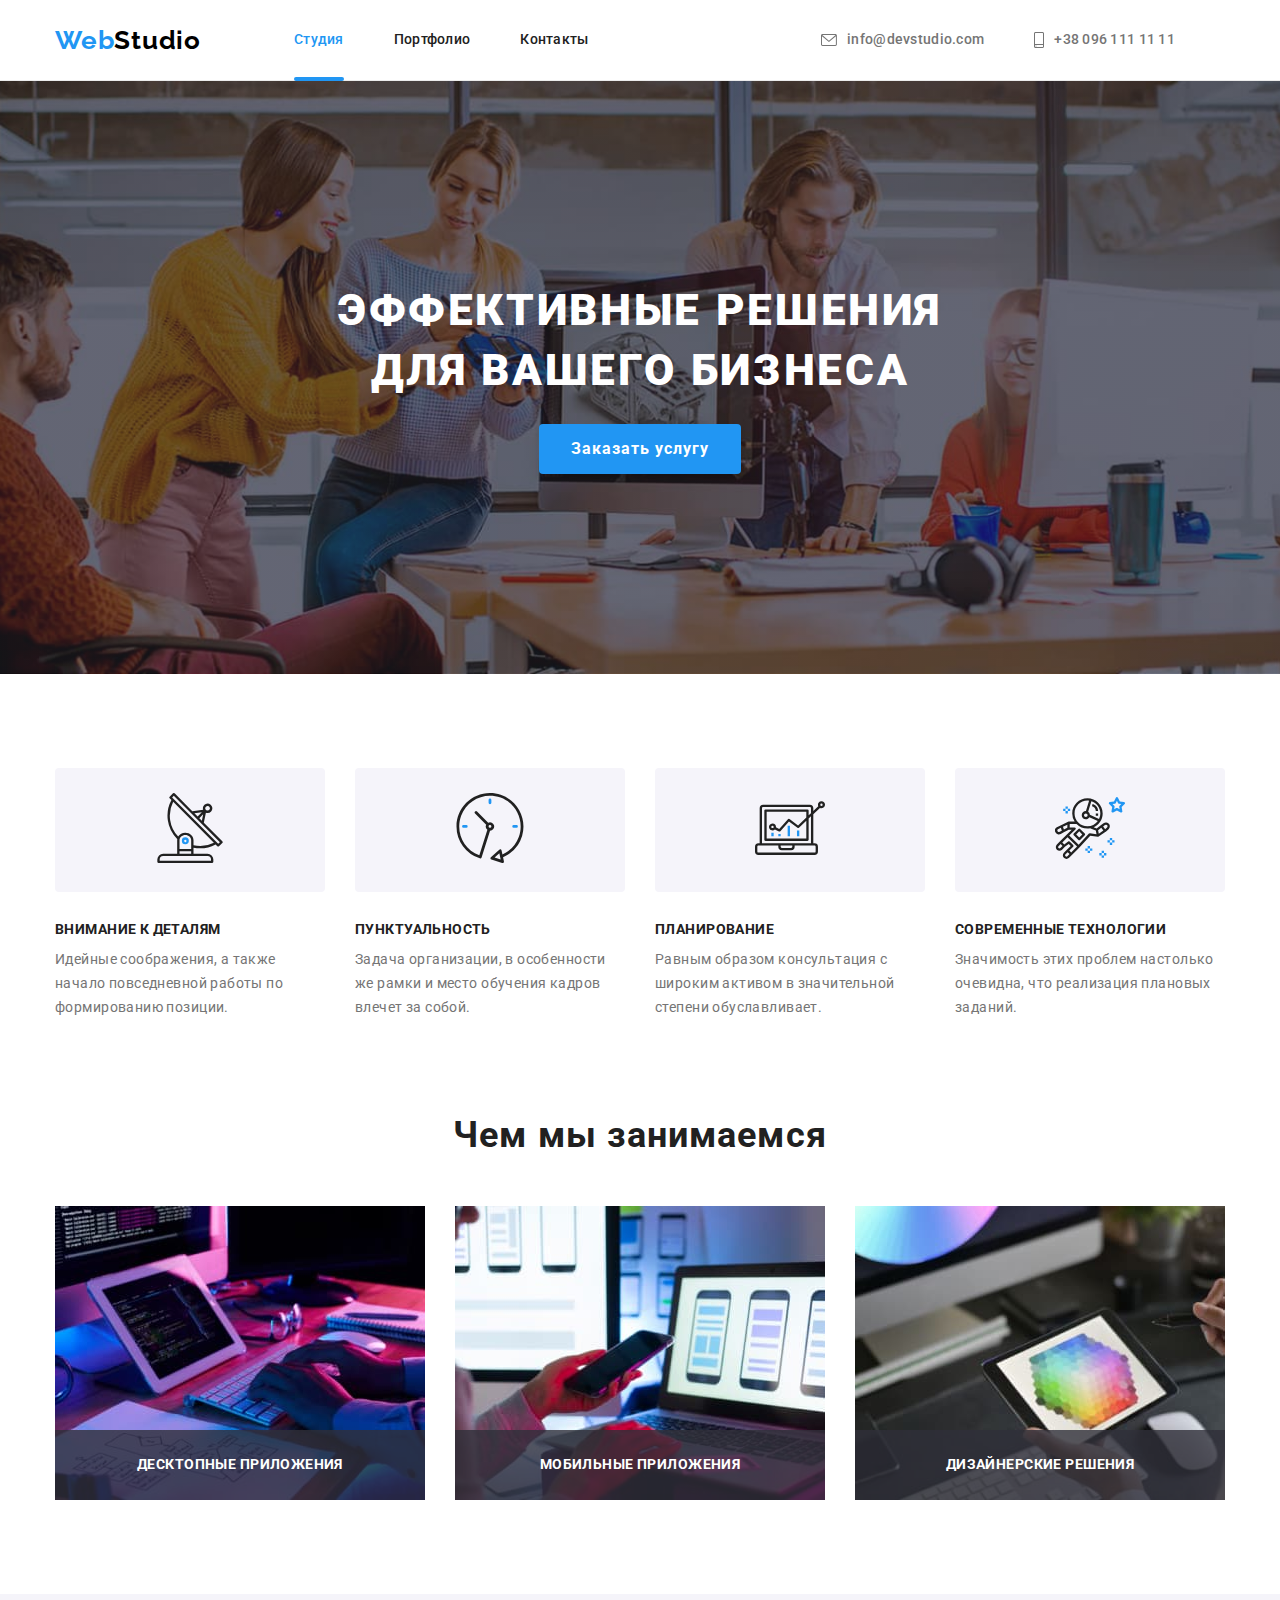
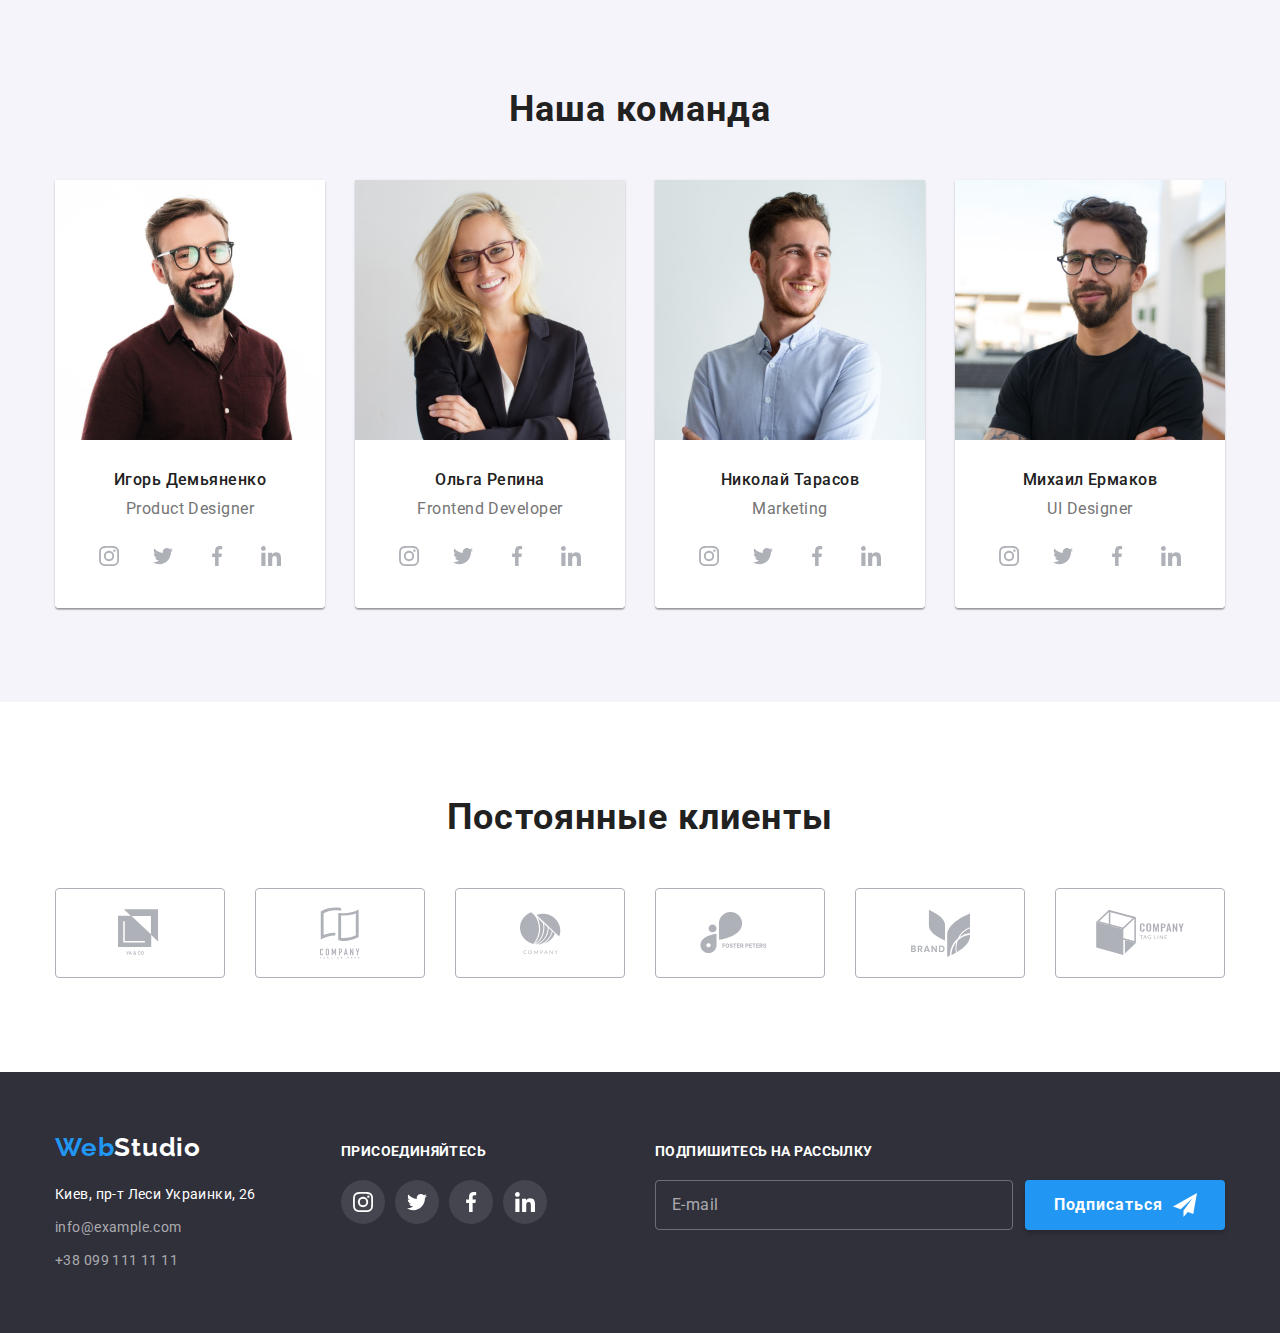
<file: index.html>
<!DOCTYPE html>
<html lang="ru">
  <head>
    <meta charset="UTF-8" />
    <meta name="viewport" content="width=device-width, initial-scale=1.0" />
    <title lang="en">Studio</title>
    <link rel="preconnect" href="https://fonts.gstatic.com" />
    <link
      href="https://fonts.googleapis.com/css2?family=Raleway:wght@700&family=Roboto:wght@400;500;700;900&display=swap"
      rel="stylesheet"
    />
    <link
      rel="stylesheet"
      href="https://cdnjs.cloudflare.com/ajax/libs/modern-normalize/1.0.0/modern-normalize.min.css"
    />
    <link rel="stylesheet" href="./css/styles.css" />
  </head>

  <body>
    <!-- Шапка страницы-->
    <header class="header">
      <div class="container">
        <nav class="site-nav">
          <a href="./index.html" class="logo" lang="en"
            >Web<span class="logo-text">Studio</span></a
          >
          <ul class="site-nav list">
            <li class="site-nav-list-item">
              <a href="./index.html" class="current link">Студия</a>
            </li>
            <li class="site-nav-list-item">
              <a href="./portfolio.html" class="link">Портфолио</a>
            </li>
            <li class="site-nav-list-item">
              <a href="" class="link">Контакты</a>
            </li>
          </ul>
        </nav>
        <address class="header-address">
          <ul class="header-address list">
            <li class="header-address-list-item">
              <a href="mailto:info@devstudio.com" class="link">
                <svg class="mail-icon" width="16" height="12">
                  <use href="./images/icons/sprite.svg#icon-mail"></use>
                </svg>
                info@devstudio.com</a
              >
            </li>
            <li class="header-address-list-item">
              <a href="tel:+380961111111" class="link">
                <svg class="phone-icon" width="10" height="16">
                  <use href="./images/icons/sprite.svg#icon-smartphone"></use>
                </svg>
                +38 096 111 11 11</a
              >
            </li>
          </ul>
        </address>
      </div>
    </header>

    <main>
      <!--Герой-->
      <section class="hero">
        <div class="container">
          <h1 class="visually-hidden">Промо сайта</h1>
          <p class="hero-text">Эффективные решения для вашего бизнеса</p>
          <button class="button primary" type="button" data-modal-open>
            Заказать услугу
          </button>
        </div>
      </section>

      <!--Особенности-->
      <section class="features section">
        <!--<h2>Особенности</h2>-->
        <div class="container">
          <h2 class="visually-hidden">Особенности</h2>
          <ul class="features-list list">
            <li class="feature-list-item">
              <div class="features-icon">
                <svg class="antenna" width="70" height="70">
                  <use href="./images/icons/sprite.svg#icon-antenna"></use>
                </svg>
              </div>
              <h3 class="features-title">Внимание к деталям</h3>
              <p class="features-description">
                Идейные соображения, а также начало повседневной работы по
                формированию позиции.
              </p>
            </li>
            <li class="feature-list-item">
              <div class="features-icon">
                <svg class="clock" width="70" height="70">
                  <use href="./images/icons/sprite.svg#icon-clock"></use>
                </svg>
              </div>
              <h3 class="features-title">Пунктуальность</h3>
              <p class="features-description">
                Задача организации, в особенности же рамки и место обучения
                кадров влечет за собой.
              </p>
            </li>
            <li class="feature-list-item">
              <div class="features-icon">
                <svg class="diagram" width="70" height="70">
                  <use href="./images/icons/sprite.svg#icon-diagram"></use>
                </svg>
              </div>
              <h3 class="features-title">Планирование</h3>
              <p class="features-description">
                Равным образом консультация с широким активом в значительной
                степени обуславливает.
              </p>
            </li>
            <li class="feature-list-item">
              <div class="features-icon">
                <svg class="astronaut" width="70" height="70">
                  <use href="./images/icons/sprite.svg#icon-astronaut"></use>
                </svg>
              </div>
              <h3 class="features-title">Современные технологии</h3>
              <p class="features-description">
                Значимость этих проблем настолько очевидна, что реализация
                плановых заданий.
              </p>
            </li>
          </ul>
        </div>
      </section>

      <!--Чем мы занимаемся-->
      <section class="apps-development section">
        <div class="container">
          <h2 class="section-title">Чем мы занимаемся</h2>
          <ul class="apps-development-list list">
            <li class="apps-development-item">
              <img
                src="./images/about/image1.jpg"
                alt="Разработка десктопных приложений"
                width="370"
                height="294"
              />
              <p class="apps-development-desc">Десктопные приложения</p>
            </li>
            <li class="apps-development-item">
              <img
                src="./images/about/image2.jpg"
                alt="Разработка приложений для мобильных телефонов"
                width="370"
                height="294"
              />
              <p class="apps-development-desc">Мобильные приложения</p>
            </li>
            <li class="apps-development-item">
              <img
                src="./images/about/image3.jpg"
                alt="Разработка приложений для планшетов"
                width="370"
                height="294"
              />
              <p class="apps-development-desc">Дизайнерские решения</p>
            </li>
          </ul>
        </div>
      </section>

      <!--Наша команда-->
      <section class="team section">
        <div class="container">
          <h2 class="section-title">Наша команда</h2>
          <ul class="team-list list">
            <li class="team-list-item">
              <img
                src="./images/team/photo1.jpg"
                alt="Бородатый шатен в очках в коричневой рубашке улыбается"
                width="270"
                height="260"
              />
              <div class="team-list-content-wrapper">
                <h3 class="employee-name">Игорь Демьяненко</h3>
                <p class="position" lang="en">Product Designer</p>
                <ul class="social-links list">
                  <li class="social-links-list-item">
                    <a href="" class="social-links-link">
                      <svg class="social-links-icon">
                        <use
                          href="./images/icons/sprite.svg#icon-instagram"
                        ></use>
                      </svg>
                    </a>
                  </li>
                  <li class="social-links-list-item">
                    <a href="" class="social-links-link">
                      <svg class="social-links-icon">
                        <use
                          href="./images/icons/sprite.svg#icon-twitter"
                        ></use>
                      </svg>
                    </a>
                  </li>
                  <li class="social-links-list-item">
                    <a href="" class="social-links-link">
                      <svg class="social-links-icon">
                        <use
                          href="./images/icons/sprite.svg#icon-facebook"
                        ></use>
                      </svg>
                    </a>
                  </li>
                  <li class="social-links-list-item">
                    <a href="" class="social-links-link">
                      <svg class="social-links-icon">
                        <use
                          href="./images/icons/sprite.svg#icon-linkedin"
                        ></use>
                      </svg>
                    </a>
                  </li>
                </ul>
              </div>
            </li>
            <li class="team-list-item">
              <img
                src="./images/team/photo2.jpg"
                alt="Блондинка с длинными волосами в очках в черном пиджаке улыбается"
                width="270"
                height="260"
              />
              <div class="team-list-content-wrapper">
                <h3 class="employee-name">Ольга Репина</h3>
                <p class="position" lang="en">Frontend Developer</p>
                <ul class="social-links list">
                  <li class="social-links-list-item">
                    <a href="" class="social-links-link">
                      <svg class="social-links-icon">
                        <use
                          href="./images/icons/sprite.svg#icon-instagram"
                        ></use>
                      </svg>
                    </a>
                  </li>
                  <li class="social-links-list-item">
                    <a href="" class="social-links-link">
                      <svg class="social-links-icon">
                        <use
                          href="./images/icons/sprite.svg#icon-twitter"
                        ></use>
                      </svg>
                    </a>
                  </li>
                  <li class="social-links-list-item">
                    <a href="" class="social-links-link">
                      <svg class="social-links-icon">
                        <use
                          href="./images/icons/sprite.svg#icon-facebook"
                        ></use>
                      </svg>
                    </a>
                  </li>
                  <li class="social-links-list-item">
                    <a href="" class="social-links-link">
                      <svg class="social-links-icon">
                        <use
                          href="./images/icons/sprite.svg#icon-linkedin"
                        ></use>
                      </svg>
                    </a>
                  </li>
                </ul>
              </div>
            </li>
            <li class="team-list-item">
              <img
                src="./images/team/photo3.jpg"
                alt="Русый мужчина в голубой рубашке улыбается"
                width="270"
                height="260"
              />
              <div class="team-list-content-wrapper">
                <h3 class="employee-name">Николай Тарасов</h3>
                <p class="position" lang="en">Marketing</p>
                <ul class="social-links list">
                  <li class="social-links-list-item">
                    <a href="" class="social-links-link">
                      <svg class="social-links-icon">
                        <use
                          href="./images/icons/sprite.svg#icon-instagram"
                        ></use>
                      </svg>
                    </a>
                  </li>
                  <li class="social-links-list-item">
                    <a href="" class="social-links-link">
                      <svg class="social-links-icon">
                        <use
                          href="./images/icons/sprite.svg#icon-twitter"
                        ></use>
                      </svg>
                    </a>
                  </li>
                  <li class="social-links-list-item">
                    <a href="" class="social-links-link">
                      <svg class="social-links-icon">
                        <use
                          href="./images/icons/sprite.svg#icon-facebook"
                        ></use>
                      </svg>
                    </a>
                  </li>
                  <li class="social-links-list-item">
                    <a href="" class="social-links-link">
                      <svg class="social-links-icon">
                        <use
                          href="./images/icons/sprite.svg#icon-linkedin"
                        ></use>
                      </svg>
                    </a>
                  </li>
                </ul>
              </div>
            </li>
            <li class="team-list-item">
              <img
                src="./images/team/photo4.jpg"
                alt="Бородатый брюнет в очках в черной футболке улыбается"
                width="270"
                height="260"
              />
              <div class="team-list-content-wrapper">
                <h3 class="employee-name">Михаил Ермаков</h3>
                <p class="position" lang="en">UI Designer</p>
                <ul class="social-links list">
                  <li class="social-links-list-item">
                    <a href="" class="social-links-link">
                      <svg class="social-links-icon">
                        <use
                          href="./images/icons/sprite.svg#icon-instagram"
                        ></use>
                      </svg>
                    </a>
                  </li>
                  <li class="social-links-list-item">
                    <a href="" class="social-links-link">
                      <svg class="social-links-icon">
                        <use
                          href="./images/icons/sprite.svg#icon-twitter"
                        ></use>
                      </svg>
                    </a>
                  </li>
                  <li class="social-links-list-item">
                    <a href="" class="social-links-link">
                      <svg class="social-links-icon">
                        <use
                          href="./images/icons/sprite.svg#icon-facebook"
                        ></use>
                      </svg>
                    </a>
                  </li>
                  <li class="social-links-list-item">
                    <a href="" class="social-links-link">
                      <svg class="social-links-icon">
                        <use
                          href="./images/icons/sprite.svg#icon-linkedin"
                        ></use>
                      </svg>
                    </a>
                  </li>
                </ul>
              </div>
            </li>
          </ul>
        </div>
      </section>

      <section class="clients section">
        <h2 class="section-title">Постоянные клиенты</h2>
        <div class="container">
          <ul class="clients-list list">
            <li class="clients-list-item">
              <a href="" class="clients-list-link">
                <svg class="client-icon" width="44.27" height="49.23">
                  <use href="./images/icons/sprite.svg#icon-client-1"></use>
                </svg>
              </a>
            </li>
            <li class="clients-list-item">
              <a href="" class="clients-list-link">
                <svg class="client-icon" width="40" height="52">
                  <use href="./images/icons/sprite.svg#icon-client-2"></use>
                </svg>
              </a>
            </li>
            <li class="clients-list-item">
              <a href="" class="clients-list-link">
                <svg class="client-icon" width="41" height="42.6">
                  <use href="./images/icons/sprite.svg#icon-client-3"></use>
                </svg>
              </a>
            </li>
            <li class="clients-list-item">
              <a href="" class="clients-list-link">
                <svg class="client-icon" width="79.66" height="42.02">
                  <use href="./images/icons/sprite.svg#icon-client-4"></use>
                </svg>
              </a>
            </li>
            <li class="clients-list-item">
              <a href="" class="clients-list-link">
                <svg class="client-icon" width="59" height="47">
                  <use href="./images/icons/sprite.svg#icon-client-5"></use>
                </svg>
              </a>
            </li>
            <li class="clients-list-item">
              <a href="" class="clients-list-link">
                <svg class="client-icon" width="88.48" height="45.44">
                  <use href="./images/icons/sprite.svg#icon-client-6"></use>
                </svg>
              </a>
            </li>
          </ul>
        </div>
      </section>
    </main>

    <!--Подвал страницы-->
    <footer class="footer">
      <div class="container">
        <div class="contacts">
          <a href="./index.html" class="logo" lang="en"
            >Web<span class="logo-footer">Studio</span></a
          >
          <address class="footer-address">
            <ul class="footer-address list">
              <li class="footer-address-item">
                <a
                  class="footer-address-link"
                  href="https://goo.gl/maps/MT652eEoBxCUqBkD8"
                  target="_blank"
                  >Киев, пр-т Леси Украинки, 26</a
                >
              </li>
              <li class="footer-address-item">
                <a class="mail-link" href="mailto:info@example.com"
                  >info@example.com</a
                >
              </li>
              <li class="footer-address-item">
                <a class="tel-link" href="tel:+380991111111"
                  >+38 099 111 11 11</a
                >
              </li>
            </ul>
          </address>
        </div>
        <div class="footer-center">
          <b class="call-to-action">присоединяйтесь</b>
          <ul class="social-links list">
            <li class="social-links-list-item">
              <a href="" class="social-links-link">
                <svg class="social-links-icon">
                  <use href="./images/icons/sprite.svg#icon-instagram"></use>
                </svg>
              </a>
            </li>
            <li class="social-links-list-item">
              <a href="" class="social-links-link">
                <svg class="social-links-icon">
                  <use href="./images/icons/sprite.svg#icon-twitter"></use>
                </svg>
              </a>
            </li>
            <li class="social-links-list-item">
              <a href="" class="social-links-link">
                <svg class="social-links-icon">
                  <use href="./images/icons/sprite.svg#icon-facebook"></use>
                </svg>
              </a>
            </li>
            <li class="social-links-list-item">
              <a href="" class="social-links-link">
                <svg class="social-links-icon">
                  <use href="./images/icons/sprite.svg#icon-linkedin"></use>
                </svg>
              </a>
            </li>
          </ul>
        </div>

        <div class="footer-end">
          <b class="call-to-action">Подпишитесь на рассылку</b>
          <form class="footer-form">
            <input type="email" class="email-input" name="email" id="email" placeholder="E-mail" />
            <button type="submit" class="footer-form button">Подписаться
              <svg class="footer-form-icon">
                <use href="./images/icons/sprite.svg#icon-icon-send"></use>
              </svg>
            </button>
          </form>
        </div>
      </div>
    </footer>

    <div class="backdrop is-hidden" data-modal>
      <div class="modal">
        <button class="close-button" type="button" data-modal-close>
          <svg class="close-icon" width="18" height="18">
            <use href="./images/icons/sprite.svg#icon-close"></use>
          </svg>
        </button>
        <b class="modal-call-to-action">Оставьте свои данные, мы вам перезвоним</b>
        <form action="#" class="modal-form">
            <label class="modal-form-field">Имя
              <span class="modal-form-input-wrapper">
                <input type="text" class="modal-form-input" name="name">
                <svg class="modal-form-icon">
                  <use href="./images/icons/sprite.svg#icon-person"></use>
                </svg>
              </span>
            </label>

          <label class="modal-form-field">Телефон
            <span class="modal-form-input-wrapper">
              <input type="tel" class="modal-form-input" name="telephone">
              <svg class="modal-form-icon">
                <use href="./images/icons/sprite.svg#icon-phone"></use>
              </svg>
            </span>
          </label>

          <label class="modal-form-field">Почта
            <span class="modal-form-input-wrapper">
              <input type="email" class="modal-form-input" name="mail">
              <svg class="modal-form-icon">
                <use href="./images/icons/sprite.svg#icon-email"></use>
              </svg>
            </span>
          </label>

          <label class="modal-form-field comments">Комментарий
            <textarea class="modal-form-comments" name="comments" placeholder="Введите текст"></textarea>
          </label>

          <div class="modal-form-policy-wrapper">
            <input id="policy" type="checkbox" class="modal-form-policy visually-hidden" name="policy" value="accept-policy">
            <label for="policy" class="modal-form-policy-text">Соглашаюсь с рассылкой и принимаю &nbsp;<a class="contract-conditions"
                href="#">Условия договора</a>
            </label>
          </div>
          
          <button type="submit" class="modal-form button">Отправить</button>
        
        </form>
      </div>
    </div>

    <script src="./js/modal.js"></script>
  </body>
</html>
</file>
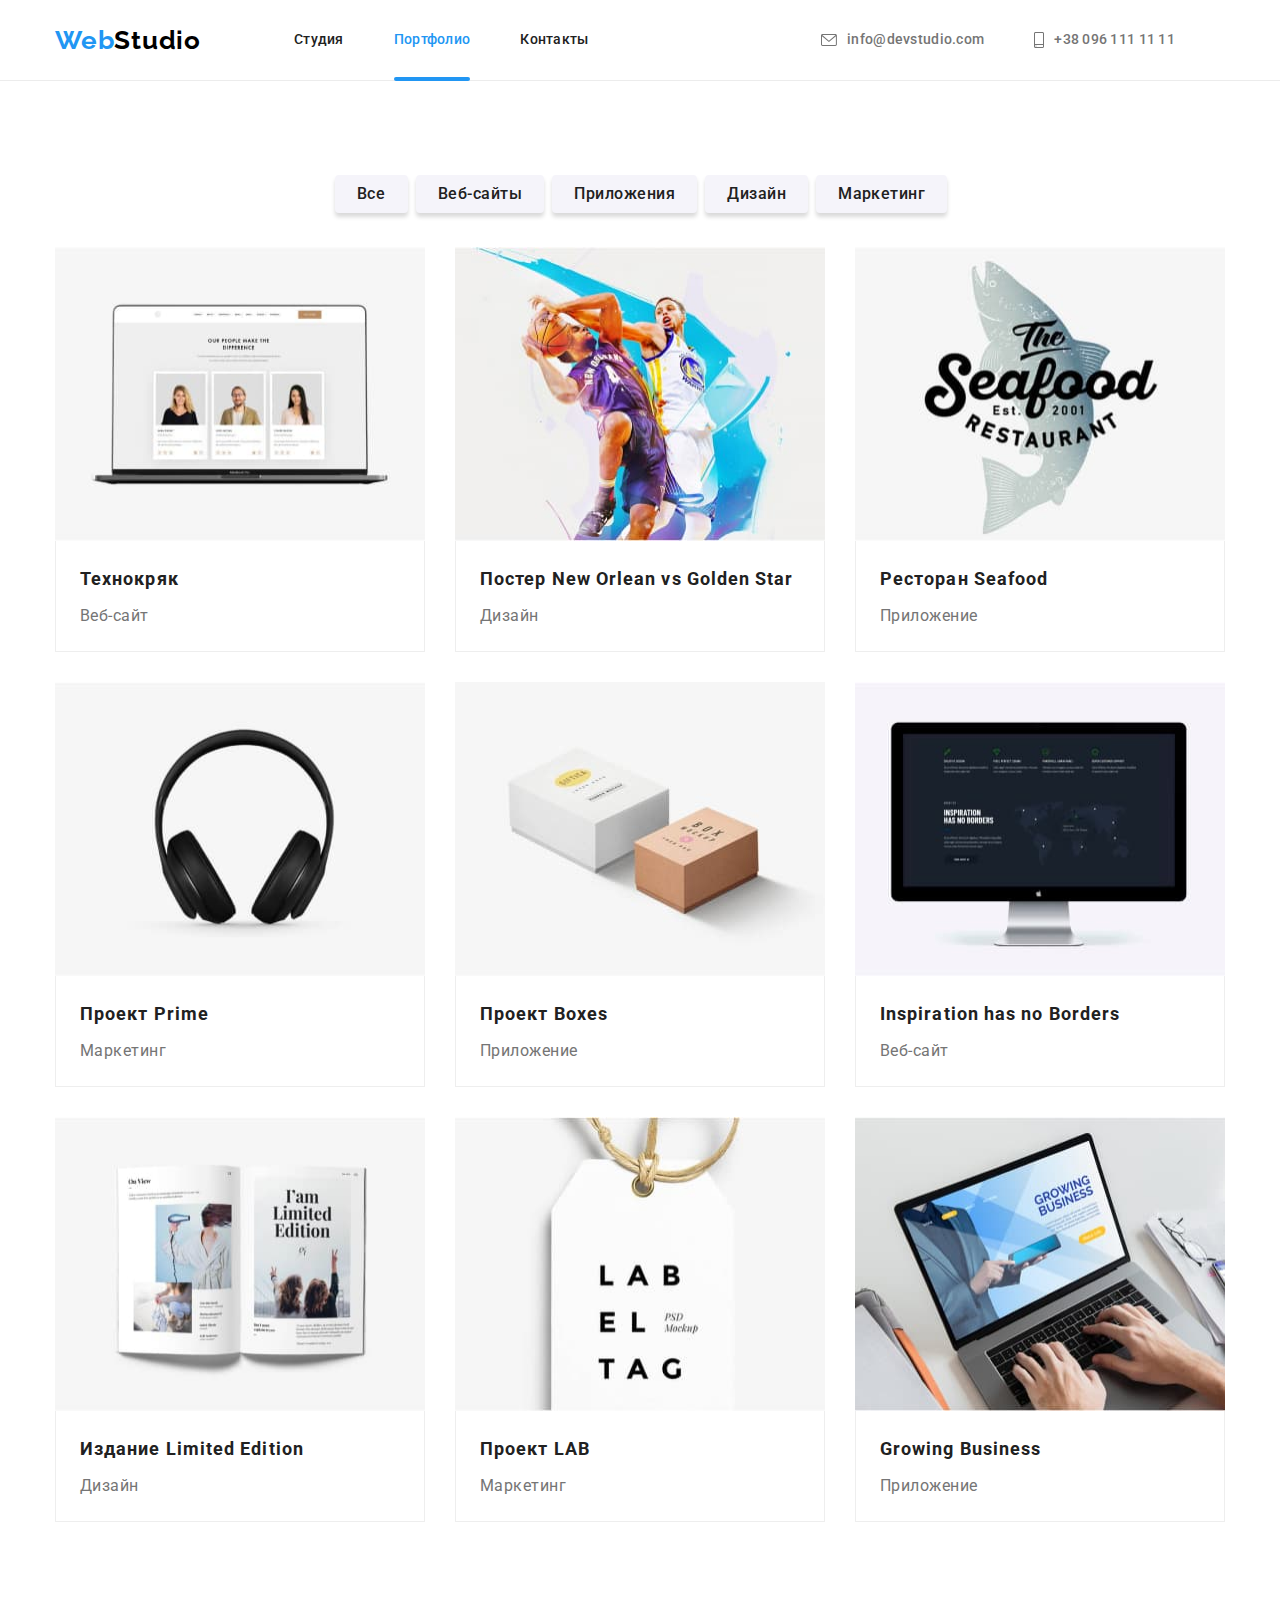
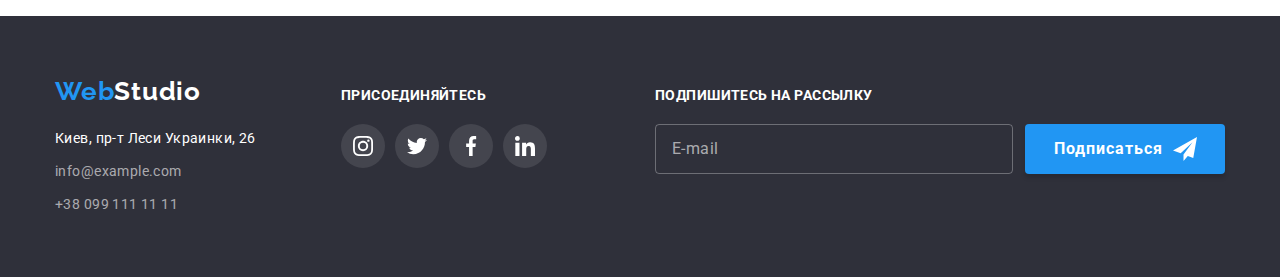
<file: portfolio.html>
<!DOCTYPE html>
<html lang="ru">
  <head>
    <meta charset="UTF-8" />
    <meta name="viewport" content="width=device-width, initial-scale=1.0" />
    <title lang="en">Portfolio</title>
    <link rel="preconnect" href="https://fonts.gstatic.com" />
    <link
      href="https://fonts.googleapis.com/css2?family=Raleway:wght@700&family=Roboto:wght@400;500;700;900&display=swap"
      rel="stylesheet"
    />
    <link
      rel="stylesheet"
      href="https://cdnjs.cloudflare.com/ajax/libs/modern-normalize/1.0.0/modern-normalize.min.css"
    />
    <link rel="stylesheet" href="./css/styles.css" />
  </head>

  <body>
    <!-- Шапка страницы-->
    <header class="header">
      <div class="container">
        <nav class="site-nav">
          <a href="./index.html" class="logo" lang="en"
            >Web<span class="logo-text">Studio</span></a
          >
          <ul class="site-nav list">
            <li class="site-nav-list-item">
              <a href="./index.html" class="link">Студия</a>
            </li>
            <li class="site-nav-list-item">
              <a href="./portfolio.html" class="current link">Портфолио</a>
            </li>
            <li class="site-nav-list-item">
              <a href="" class="link">Контакты</a>
            </li>
          </ul>
        </nav>
        <address class="header-address">
          <ul class="header-address list">
            <li class="header-address-list-item">
              <a href="mailto:info@devstudio.com" class="link">
                <svg class="mail-icon" width="16" height="12">
                  <use href="./images/icons/sprite.svg#icon-mail"></use>
                </svg>
                info@devstudio.com</a
              >
            </li>
            <li class="header-address-list-item">
              <a href="tel:+380961111111" class="link">
                <svg class="phone-icon" width="10" height="16">
                  <use href="./images/icons/sprite.svg#icon-smartphone"></use>
                </svg>
                +38 096 111 11 11</a
              >
            </li>
          </ul>
        </address>
      </div>
    </header>

    <!-- Проекты -->
    <main>
      <section class="projects section">
        <!-- <h1>Проекты</h1> -->
        <h1 class="visually-hidden">Проекты</h1>
        <div class="filters container">
          <ul class="filters-list list">
            <li class="filters-list-item">
              <button class="button secondary" type="button">Все</button>
            </li>
            <li class="filters-list-item">
              <button class="button secondary" type="button">Веб-сайты</button>
            </li>
            <li class="filters-list-item">
              <button class="button secondary" type="button">Приложения</button>
            </li>
            <li class="filters-list-item">
              <button class="button secondary" type="button">Дизайн</button>
            </li>
            <li class="filters-list-item">
              <button class="button secondary" type="button">Маркетинг</button>
            </li>
          </ul>
        </div>
        <div class="projects-types container">
          <ul class="projects-types list">
            <li class="projects-types-item">
              <a class="projects-types-link" href="">
                <div class="projects-img-wrapper">
                  <img
                    src="./images/portfolio/img-1.jpg"
                    alt="Три карточки с контактными данными разных людей на странице сайта"
                    width="370"
                    height="294"
                  />
                  <p class="overlay">
                    Технокряк это современная площадка распространения
                    коронавируса. Компании используют эту платформу для
                    цифрового шпионажа и атак на защищённые сервера конкурентов.
                  </p>
                </div>
                <div class="card">
                  <h2 class="projects-type">Технокряк</h2>
                  <p class="projects-description">Веб-сайт</p>
                </div>
              </a>
            </li>
            <li class="projects-types-item">
              <a class="projects-types-link" href="">
                <div class="projects-img-wrapper">
                  <img
                    src="./images/portfolio/img-2.jpg"
                    alt="Постер с изображением двух баскетболистов в прыжке"
                    width="370"
                    height="294"
                  />
                  <p class="overlay">
                    Технокряк это современная площадка распространения
                    коронавируса. Компании используют эту платформу для
                    цифрового шпионажа и атак на защищённые сервера конкурентов.
                  </p>
                </div>
                <div class="card">
                  <h2 class="projects-type">
                    Постер New Orlean vs Golden Star
                  </h2>
                  <p class="projects-description">Дизайн</p>
                </div>
              </a>
            </li>
            <li class="projects-types-item">
              <a class="projects-types-link" href="">
                <div class="projects-img-wrapper">
                  <img
                    src="./images/portfolio/img-3.jpg"
                    alt="Логотип ресторана в виде лосося"
                    width="370"
                    height="294"
                  />
                  <p class="overlay">
                    Технокряк это современная площадка распространения
                    коронавируса. Компании используют эту платформу для
                    цифрового шпионажа и атак на защищённые сервера конкурентов.
                  </p>
                </div>
                <div class="card">
                  <h2 class="projects-type">Ресторан Seafood</h2>
                  <p class="projects-description">Приложение</p>
                </div>
              </a>
            </li>
            <li class="projects-types-item">
              <a class="projects-types-link" href="">
                <div class="projects-img-wrapper">
                  <img
                    src="./images/portfolio/img-4.jpg"
                    alt="Черные большие беспроводные наушники"
                    width="370"
                    height="294"
                  />
                  <p class="overlay">
                    Технокряк это современная площадка распространения
                    коронавируса. Компании используют эту платформу для
                    цифрового шпионажа и атак на защищённые сервера конкурентов.
                  </p>
                </div>
                <div class="card">
                  <h2 class="projects-type">Проект Prime</h2>
                  <p class="projects-description">Маркетинг</p>
                </div>
              </a>
            </li>
            <li class="projects-types-item">
              <a class="projects-types-link" href="">
                <div class="projects-img-wrapper">
                  <img
                    src="./images/portfolio/img-5.jpg"
                    alt="Белая и бежевая небольшие коробки"
                    width="370"
                    height="294"
                  />
                  <p class="overlay">
                    Технокряк это современная площадка распространения
                    коронавируса. Компании используют эту платформу для
                    цифрового шпионажа и атак на защищённые сервера конкурентов.
                  </p>
                </div>
                <div class="card">
                  <h2 class="projects-type">Проект Boxes</h2>
                  <p class="projects-description">Приложение</p>
                </div>
              </a>
            </li>
            <li class="projects-types-item">
              <a class="projects-types-link" href="">
                <div class="projects-img-wrapper">
                  <img
                    src="./images/portfolio/img-6.jpg"
                    alt="Черная страница сайта с картой мира"
                    width="370"
                    height="294"
                  />
                  <p class="overlay">
                    Технокряк это современная площадка распространения
                    коронавируса. Компании используют эту платформу для
                    цифрового шпионажа и атак на защищённые сервера конкурентов.
                  </p>
                </div>
                <div class="card">
                  <h2 class="projects-type">Inspiration has no Borders</h2>
                  <p class="projects-description">Веб-сайт</p>
                </div>
              </a>
            </li>
            <li class="projects-types-item">
              <a class="projects-types-link" href="">
                <div class="projects-img-wrapper">
                  <img
                    src="./images/portfolio/img-7.jpg"
                    alt="Открытый журнал со статьями для женщин"
                    width="370"
                    height="294"
                  />
                  <p class="overlay">
                    Технокряк это современная площадка распространения
                    коронавируса. Компании используют эту платформу для
                    цифрового шпионажа и атак на защищённые сервера конкурентов.
                  </p>
                </div>
                <div class="card">
                  <h2 class="projects-type">Издание Limited Edition</h2>
                  <p class="projects-description">Дизайн</p>
                </div>
              </a>
            </li>
            <li class="projects-types-item">
              <a class="projects-types-link" href="">
                <div class="projects-img-wrapper">
                  <img
                    src="./images/portfolio/img-8.jpg"
                    alt="Белая бирка с черным текстом"
                    width="370"
                    height="294"
                  />
                  <p class="overlay">
                    Технокряк это современная площадка распространения
                    коронавируса. Компании используют эту платформу для
                    цифрового шпионажа и атак на защищённые сервера конкурентов.
                  </p>
                </div>
                <div class="card">
                  <h2 class="projects-type">Проект LAB</h2>
                  <p class="projects-description">Маркетинг</p>
                </div>
              </a>
            </li>
            <li class="projects-types-item">
              <a class="projects-types-link" href="">
                <div class="projects-img-wrapper">
                  <img
                    src="./images/portfolio/img-9.jpg"
                    alt="Человек печатает"
                    width="370"
                    height="294"
                  />
                  <p class="overlay">
                    Технокряк это современная площадка распространения
                    коронавируса. Компании используют эту платформу для
                    цифрового шпионажа и атак на защищённые сервера конкурентов.
                  </p>
                </div>
                <div class="card">
                  <h2 class="projects-type">Growing Business</h2>
                  <p class="projects-description">Приложение</p>
                </div>
              </a>
            </li>
          </ul>
        </div>
      </section>
    </main>

    <!--Подвал страницы-->
    <footer class="footer">
      <div class="container">
        <div class="contacts">
          <a href="./index.html" class="logo" lang="en"
            >Web<span class="logo-footer">Studio</span></a
          >
          <address class="footer-address">
            <ul class="footer-address list">
              <li class="footer-address-item">
                <a
                  class="footer-address-link"
                  href="https://goo.gl/maps/MT652eEoBxCUqBkD8"
                  target="_blank"
                  >Киев, пр-т Леси Украинки, 26</a
                >
              </li>
              <li class="footer-address-item">
                <a class="mail-link" href="mailto:info@example.com"
                  >info@example.com</a
                >
              </li>
              <li class="footer-address-item">
                <a class="tel-link" href="tel:+380991111111"
                  >+38 099 111 11 11</a
                >
              </li>
            </ul>
          </address>
        </div>
        <div class="footer-center">
          <b class="call-to-action">присоединяйтесь</b>
          <ul class="social-links list">
            <li class="social-links-list-item">
              <a href="" class="social-links-link">
                <svg class="social-links-icon">
                  <use href="./images/icons/sprite.svg#icon-instagram"></use>
                </svg>
              </a>
            </li>
            <li class="social-links-list-item">
              <a href="" class="social-links-link">
                <svg class="social-links-icon">
                  <use href="./images/icons/sprite.svg#icon-twitter"></use>
                </svg>
              </a>
            </li>
            <li class="social-links-list-item">
              <a href="" class="social-links-link">
                <svg class="social-links-icon">
                  <use href="./images/icons/sprite.svg#icon-facebook"></use>
                </svg>
              </a>
            </li>
            <li class="social-links-list-item">
              <a href="" class="social-links-link">
                <svg class="social-links-icon">
                  <use href="./images/icons/sprite.svg#icon-linkedin"></use>
                </svg>
              </a>
            </li>
          </ul>
        </div>

        <div class="footer-end">
          <b class="call-to-action">Подпишитесь на рассылку</b>
          <form class="footer-form">
            <input type="email" class="email-input" name="email" id="email" placeholder="E-mail" />
            <button type="submit" class="footer-form button">Подписаться
              <svg class="footer-form-icon">
                <use href="./images/icons/sprite.svg#icon-icon-send"></use>
              </svg>
            </button>
          </form>
        </div>
      </div>
    </footer>
  </body>
</html>
</file>
<file: css/styles.css>
:root {
  --primary-text-color: #212121;
  --primary-white-color: #ffffff;
  --accent-color: #2196f3;
  --secondary-text-color: #757575;
  --secondary-accent-color: #000000;
  --secondary-bg-color: #f5f4fa;
  --auxilliary-bg-color: #e5e5e5;
  --social-links-bg: #afb1b8;

  --main-font: Roboto, san-serif;
  --secondary-font: Raleway, san-serif;

  --timing-function: cubic-bezier(0.4, 0, 0.2, 1);
}

/* Палитра цветов */

/* основной цвет текста #212121; */

/* вторичный цвет текста #757575; */

/* основной акцент #2196F3; */

/* вторичный акцент #000000; */

/* основной цвет фона #FFFFFF; */

/* вторичный цвет фона #F5F4FA; */

/* цвет фона героя и футера #2F303A; */

/* цвет текста адреса в футете rgba(255, 255, 255, 0.6); */

/* дополнительный цвет фона в карточке #E5E5E5 */

/* цвет фона части карточки с проектами #EEEEEE; */

/* цвет фона иконки соцсетей #AFB1B8 */

/* цвет фона иконки соцсетей в футере rgba(255, 255, 255, 0.1); */

*,
*::before,
*::after {
  box-sizing: border-box;
}

body {
  background-color: var(--primary-white-color);
  color: var(--primary-text-color);

  font-family: var(--main-font);
}

.list {
  list-style: none;
}

h1,
h2,
h3 {
  margin: 0;
}

ul {
  margin: 0;
  padding: 0;
}

p {
  margin: 0;
}

img {
  display: block;
  max-width: 100%;
  /* height: auto; */
}

.container {
  width: 1200px;
  padding-left: 15px;
  padding-right: 15px;
  margin: 0 auto;
}

.visually-hidden {
  position: absolute;
  width: 1px;
  height: 1px;
  margin: -1px;
  border: 0;
  padding: 0;

  white-space: nowrap;
  clip-path: inset(100%);
  clip: rect(0 0 0 0);
  overflow: hidden;
}

/* Header*/
.header .container {
  display: flex;
  align-items: center;
}

.header {
  border-bottom: 1px solid #ececec;
}

.header-address {
  display: flex;
  align-items: center;
}

.header .header-address {
  margin-left: auto;
}

.header-address-list-item {
  margin-right: 50px;
}

.current.link {
  position: relative;
}

.current.link::after {
  position: absolute;
  bottom: -1px;
  content: "";
  width: 100%;
  height: 4px;
  background-color: var(--accent-color);
  border-radius: 2px;
}

/* Button */

.button {
  display: flex;
  align-items: center;
  min-width: 200px;
  max-height: 50px;

  font-weight: 700;
  font-size: 16px;
  line-height: 1.87;
  letter-spacing: 0.06em;

  cursor: pointer;
  color: var(--primary-white-color);
  background-color: var(--accent-color);
  border: none;
  border-radius: 4px;
  box-shadow: 0px 4px 4px rgba(0, 0, 0, 0.15);
}

.button.primary {
  padding: 10px 32px;
}

.button.secondary {
  font-weight: 500;
  font-size: 16px;
  line-height: 1.63;
  text-align: center;
  letter-spacing: 0.03em;
  cursor: pointer;
  border-radius: 4px;
  padding: 6px 22px;
  min-width: 73px;

  color: var(--primary-text-color);
  background-color: var(--secondary-bg-color);
  border: none;

  transition: all 250ms var(--timing-function);
}

.button.secondary:hover,
.button.secondary:focus {
  color: var(--primary-white-color);
  background-color: var(--accent-color);

  box-shadow: 0px 3px 1px rgba(0, 0, 0, 0.1), 0px 1px 2px rgba(0, 0, 0, 0.08),
    0px 2px 2px rgba(0, 0, 0, 0.12);
}

/* Logo group */
.logo {
  color: var(--accent-color);

  font-family: var(--secondary-font);
  font-weight: 700;
  font-size: 26px;
  line-height: 1.19;
  letter-spacing: 0.03em;

  text-decoration: none;
}

.header .logo {
  margin-right: 93px;
}

.logo-text {
  color: var(--secondary-accent-color);

  transition: color 250ms var(--timing-function);
}

.logo-footer {
  color: var(--primary-white-color);
}

.site-nav .logo-text:hover,
.site-nav .logo-text:focus {
  color: var(--accent-color);
}

/* Site nav */
.site-nav {
  display: flex;
  align-items: center;
}

.site-nav-list-item:not(:last-child) {
  margin-right: 50px;
}

.site-nav a:hover,
.site-nav a:focus {
  color: var(--accent-color);
}

.site-nav .link:hover,
.site-nav .link:focus {
  color: var(--accent-color);
}

.site-nav.list a,
.header-address .link {
  display: flex;
  align-items: center;
  padding-top: 32px;
  padding-bottom: 32px;
  color: var(--primary-text-color);
  background-color: var(--primary-white-color);

  font-family: var(--main-font);
  font-style: normal;
  font-weight: 500;
  font-size: 14px;
  line-height: 1.14;
  letter-spacing: 0.02em;

  text-decoration: none;
  transition: color 250ms var(--timing-function);
}

.site-nav .current.link {
  color: var(--accent-color);
}

.header-address .link:hover,
.header-address .link:focus {
  color: var(--accent-color);
}

.header-address .link {
  color: var(--secondary-text-color);
}

.mail-icon {
  fill: currentColor;
  margin-right: 10px;
}

.mail-icon:hover,
.mail-icon:focus {
  fill: var(--accent-color);
}

.phone-icon {
  fill: currentColor;
  margin-right: 10px;
}

.phone-icon:hover,
.phone-icon:focus {
  fill: var(--accent-color);
}

/* Hero */
.hero .container {
  display: flex;
  padding: 200px 452px;
  flex-wrap: wrap;
  justify-content: center;
  align-items: center;
}

.hero {
  max-width: 1600px;
  margin-left: auto;
  margin-right: auto;
  background-image: linear-gradient(
      rgba(47, 48, 58, 0.4),
      rgba(47, 48, 58, 0.4)
    ),
    url(../images/hero/bg-hero.jpg);
  background-repeat: no-repeat;
  background-size: cover;
  /* background-size: 1600px 600px; */
  background-position: center;
  background-color: #2f303a;
}

.hero .hero-text {
  color: var(--primary-white-color);

  font-weight: 900;
  font-size: 44px;
  line-height: 1.36;
  text-align: center;
  letter-spacing: 0.06em;
  text-transform: uppercase;
  min-width: 696px;
  margin-bottom: 23px;
}

/* Features */
.features .container {
  display: flex;
}

.features-list {
  display: flex;
  flex-wrap: wrap;
}

.feature-list-item {
  min-width: 270px;
}

.feature-list-item:not(:last-child) {
  margin-right: 30px;
}

.features.section {
  background-color: var(--primary-white-color);
}

.features-title {
  color: var(--primary-text-color);

  font-weight: 700;
  font-size: 14px;
  line-height: 1.14;
  letter-spacing: 0.03em;
  text-transform: uppercase;
  margin-bottom: 10px;
}

.features-description {
  color: var(--secondary-text-color);
  background-color: var(--primary-white-color);

  width: 270px;

  font-weight: 400;
  font-size: 14px;
  line-height: 1.71;
  letter-spacing: 0.03em;
}

.features-icon {
  display: block;
  padding: 25px 100px;
  margin-bottom: 30px;
  text-align: center;
  background-color: var(--secondary-bg-color);
  border-radius: 4px;
}

/* Apps development */

.apps-development.section {
  background-color: var(--primary-white-color);
}

.section {
  padding-top: 94px;
  padding-bottom: 94px;
}

.section-title {
  color: var(--primary-text-color);
  background-color: var(--primary-white-color);

  font-weight: 700;
  font-size: 36px;
  line-height: 1.17;
  text-align: center;
  letter-spacing: 0.03em;
  margin-bottom: 50px;
}

.apps-development-list {
  display: flex;
}

.apps-development-item:not(:last-child) {
  margin-right: 30px;
}

.apps-development.section {
  padding-top: 0;
}

.apps-development-item {
  position: relative;
}

.apps-development-desc {
  position: absolute;
  width: 100%;
  max-height: 70px;
  bottom: 0;
  padding-top: 27px;
  padding-bottom: 27px;

  font-weight: 700;
  font-size: 14px;
  line-height: 1.14;
  text-align: center;
  letter-spacing: 0.03em;
  text-transform: uppercase;
  color: var(--primary-white-color);
  background-color: rgba(47, 48, 58, 0.8);
}

/* Our team */
.team.section {
  background-color: var(--secondary-bg-color);
}

.team-list.list {
  display: flex;
  justify-content: space-between;
  background-color: var(--secondary-bg-color);
}

.team.section .section-title {
  background-color: var(--secondary-bg-color);
}

.employee-name {
  color: var(--primary-text-color);

  font-weight: 500;
  font-size: 16px;
  line-height: 1.19;
  text-align: center;
  letter-spacing: 0.03em;
  margin-bottom: 10px;
}

.position {
  color: var(--secondary-text-color);
  background-color: var(--primary-white-color);

  font-weight: 400;
  font-size: 16px;
  line-height: 1.19;
  text-align: center;
  letter-spacing: 0.03em;
  margin-bottom: 16px;
}

.team-list-content-wrapper {
  min-width: 270px;
  padding-top: 30px;
  padding-bottom: 30px;
  padding-left: 32px;
  padding-right: 32px;
  background-color: var(--primary-white-color);
  border-radius: 0px 0px 4px 4px;
}

.team-list-item {
  min-width: 270px;
  background-color: var(--secondary-bg-color);
  box-shadow: 0px 1px 3px rgba(0, 0, 0, 0.12), 0px 1px 1px rgba(0, 0, 0, 0.14),
    0px 2px 1px rgba(0, 0, 0, 0.2);
  border-radius: 0px 0px 4px 4px;
}

.social-links.list {
  display: flex;
  justify-content: space-between;
}

.social-links-link {
  display: flex;
  justify-content: center;
  align-items: center;
  width: 44px;
  height: 44px;
  background-color: var(--primary-white-color);
  border-radius: 50%;

  transition: background-color 250ms var(--timing-function);
}

.social-links-icon {
  width: 20px;
  height: 20px;
  fill: var(--social-links-bg);

  transition: fill 250ms var(--timing-function);
}

.social-links-link:hover,
.social-links-link:focus {
  background-color: var(--accent-color);
}

.social-links-link:hover .social-links-icon,
.social-links-link:focus .social-links-icon {
  fill: var(--primary-white-color);
}

/* Clients */
.clients-list.list {
  display: flex;
  /* justify-content: space-between; */
}

.clients-list-item:not(:last-child) {
  margin-right: 30px;
  margin-left: auto;
}

.clients-list-item a {
  display: flex;
  justify-content: center;
  align-items: center;
  width: 170px;
  height: 90px;
  border: 1px solid var(--social-links-bg);
  border-radius: 4px;
  fill: var(--social-links-bg);
}

.clients-list-link {
  transition: border-color 250ms var(--timing-function);
}

.client-icon {
  transition: fill 250ms var(--timing-function);
}

.clients-list-link:hover,
.clients-list-link:focus {
  border-color: var(--accent-color);
}

.clients-list-link:hover .client-icon,
.clients-list-link:focus .client-icon {
  fill: var(--accent-color);
}

/* Footer */
.footer {
  margin-left: auto;
  margin-right: auto;
  background-color: #2f303a;
}

.footer .container {
  display: flex;
  justify-content: space-between;
  align-items: baseline;
  padding-top: 60px;
  padding-bottom: 60px;
}

.footer-address-list {
  display: flex;
  flex-direction: column;
}

.contacts .logo {
  display: block;
  margin-bottom: 20px;
}

.footer-address-item:not(:last-child) {
  margin-bottom: 9px;
}

.footer .contacts {
  margin-right: 70px;
}

.footer a:hover,
.footer a:focus {
  color: var(--accent-color);
}

/* .footer-address {
  margin-top: 20px;
} */

.footer-address a {
  text-decoration: none;
  transition: color 250ms var(--timing-function);
}

.footer-address-link {
  font-style: normal;
  font-weight: 400;
  font-size: 14px;
  line-height: 1.71;
  letter-spacing: 0.03em;
  color: var(--primary-white-color);
}

.mail-link,
.tel-link {
  font-style: normal;
  font-weight: 400;
  font-size: 14px;
  line-height: 1.71;
  letter-spacing: 0.03em;
  color: rgba(255, 255, 255, 0.6);
}

.call-to-action {
  font-weight: 700;
  font-size: 14px;
  line-height: 1.14;
  letter-spacing: 0.03em;
  text-transform: uppercase;
  color: var(--primary-white-color);

  display: block;
  margin-bottom: 20px;
}

.footer .social-links-icon {
  width: 20px;
  height: 20px;
  fill: var(--primary-white-color);
}

.footer .social-links-link {
  background-color: rgba(255, 255, 255, 0.1);
}

.footer .social-links-link:hover,
.footer .social-links-link:focus {
  background-color: var(--accent-color);
}

.footer-center {
  display: block;
  width: 206px;
  margin-right: 93px;
}

/* Форма подписки в футере */

.footer-form {
  display: flex;
}

.email-input {
  padding-top: 15px;
  padding-bottom: 15px;
  padding-left: 16px;
  margin-right: 12px;
  width: 358px;

  border: 1px solid rgba(255, 255, 255, 0.3);
  box-shadow: (0px 4px 4px rgba(0, 0, 0, 0.15));
  border-radius: 4px;
  background-color: transparent;
  outline: none;
}

.email-input::placeholder {
  font-weight: 400;
  font-size: 16px;
  line-height: 1.25;

  display: flex;
  align-items: center;
  letter-spacing: 0.03em;

  color: rgba(255, 255, 255, 0.6);
}

.email-input:not(:placeholder-shown) {
  background-color: var(--primary-white-color);
}

.footer-form.button {
  padding-top: 10px;
  padding-bottom: 10px;
  padding-left: 29px;
  padding-right: 28px;
}

.footer-form-icon {
  margin-left: 10px;
  width: 24px;
  height: 24px;
  fill: var(--primary-white-color);
}

/* Projects */

.filters.container {
  display: flex;
}

.filters-list.list {
  display: flex;
  justify-content: center;
  margin-left: 280px;
  margin-bottom: 34px;
}

.filters-list-item:not(:last-child) {
  margin-right: 8px;
}

.projects {
  background-color: var(--primary-white-color);
}

.projects-types.container {
  display: flex;
  margin-left: auto;
  margin-right: auto;
  max-width: 1200px;
}

.projects-types.list {
  display: flex;
  flex-wrap: wrap;
  margin-left: -30px;
  margin-top: -30px;
  padding: 0;
  list-style: none;
}

.projects-types-item {
  display: flex;
  margin-left: 30px;
  margin-top: 30px;
  flex-basis: calc(100% / 3 - 30px);
}

.projects-type {
  color: var(--primary-text-color);
  background-color: var(--primary-white-color);

  font-weight: 700;
  font-size: 18px;
  line-height: 2;
  letter-spacing: 0.06em;
  margin-bottom: 4px;
}

.projects-types-link {
  display: block;
  text-decoration: none;
}

.projects-description {
  color: var(--secondary-text-color);
  background-color: var(--primary-white-color);

  font-weight: 400;
  font-size: 16px;
  line-height: 1.87;
  letter-spacing: 0.03em;
}

.card {
  width: 370px;
  padding: 20px 24px;
  border-left: 1px solid #eeeeee;
  border-right: 1px solid #eeeeee;
  border-bottom: 1px solid #eeeeee;
}

.projects-types-link:hover,
.projects-types-link:focus {
  box-shadow: 0px 1px 1px rgba(0, 0, 0, 0.12), 0px 4px 4px rgba(0, 0, 0, 0.06),
    1px 4px 6px rgba(0, 0, 0, 0.16);
}

.overlay {
  position: absolute;
  top: 0;
  left: 0;
  width: 100%;
  height: 100%;

  font-style: normal;
  font-weight: 400;
  font-size: 18px;
  line-height: 1.56;
  letter-spacing: 0.03em;
  color: var(--primary-white-color);
  background-color: rgba(33, 150, 243, 0.9);
  padding: 63px 24px;

  transition: transform 250ms linear;
  transform: translateY(100%);

  opacity: 0;
  visibility: hidden;
  pointer-events: none;
}

.projects-types-link:hover .overlay,
.projects-types-link:focus .overlay {
  transform: translateY(0%);

  opacity: 1;
  visibility: visible;
  pointer-events: auto;
}

.projects-img-wrapper {
  position: relative;
  overflow: hidden;
}

/* Modal window */
.backdrop {
  position: fixed;
  top: 0;
  left: 0;
  width: 100%;
  height: 100%;
  background-color: rgba(0, 0, 0, 0.2);

  transition: all 250ms linear;
}

.backdrop.is-hidden {
  transition: all 250ms linear 250ms;
}

.backdrop.is-hidden .modal {
  transform: translate(-50%, -50%) scale(0);
  transition: transform 250ms linear 0ms;
}

.modal {
  position: absolute;
  z-index: 100;
  top: 50%;
  left: 50%;
  padding: 40px;
  transform: translate(-50%, -50%) scale(1);

  width: 528px;
  min-height: 581px;

  background-color: var(--primary-white-color);
  box-shadow: 0px 1px 3px rgba(0, 0, 0, 0.12), 0px 1px 1px rgba(0, 0, 0, 0.14),
    0px 2px 1px rgba(0, 0, 0, 0.2);
  border-radius: 4px;

  transition: transform 250ms linear 250ms;
}

.close-button {
  position: absolute;
  top: 8px;
  right: 8px;

  padding: 0;
  display: flex;
  justify-content: center;
  align-items: center;
  width: 30px;
  height: 30px;
  border: 1px solid rgba(0, 0, 0, 0.1);
  border-radius: 50%;
  background-color: transparent;
  cursor: pointer;
}

.close-icon {
  transition: fill 250ms var(--timing-function);
}

.close-icon:hover,
.close-icon:focus {
  fill: var(--accent-color);
}

.is-hidden {
  visibility: hidden;
  opacity: 0;
  pointer-events: none;
}

/* Форма в модальном окне */

.modal-form {
  display: flex;
  flex-direction: column;
  margin-top: 12px;
}

.modal-call-to-action {
  font-weight: 700;
  font-size: 20px;
  line-height: 1.15;
  text-align: center;
  letter-spacing: 0.03em;

  color: var(--primary-text-color);
}

.modal-form-field {
  font-weight: 400;
  font-size: 12px;
  line-height: 1.17;
  letter-spacing: 0.01em;

  color: var(--secondary-text-color);

  margin-bottom: 10px;
}

.modal-form-field.comments {
  margin-bottom: 20px;
}

.modal-form-input {
  width: 100%;
  height: 40px;
  border: 1px solid rgba(33, 33, 33, 0.2);
  border-radius: 4px;
  padding-left: 42px;
  cursor: pointer;

  transition: border-color 250ms var(--timing-function);
}

.modal-form-input:focus {
  outline: none;
  border-color: var(--accent-color);
}

.modal-form-icon {
  position: absolute;
  top: 50%;
  left: 12px;
  transform: translateY(-50%);

  width: 18px;
  height: 18px;
  fill: var(--primary-text-color);

  transition: fill 250ms var(--timing-function);
}

.modal-form-input:hover + .modal-form-icon,
.modal-form-input:focus + .modal-form-icon {
  fill: var(--accent-color);
}

.modal-form-input-wrapper {
  position: relative;

  display: block;
  margin-top: 4px;
}

.modal-form-comments {
  width: 100%;
  height: 120px;
  border: 1px solid rgba(33, 33, 33, 0.2);
  border-radius: 4px;
  padding: 12px 16px;
  margin-top: 4px;
  resize: none;

  transition: border-color 250ms var(--timing-function);
}

.modal-form-comments::placeholder {
  font-weight: 400;
  font-size: 12px;
  line-height: 1.17;
  letter-spacing: 0.01em;

  color: rgba(117, 117, 117, 0.5);
}

.modal-form-comments:focus {
  outline: none;
  border-color: var(--accent-color);
}

.modal-form-policy-text::before {
  display: inline-block;
  content: "";
  width: 16px;
  height: 15px;
  border: 2px solid var(--primary-text-color);
  border-radius: 2px;
  margin-right: 7px;

  background-color: var(--primary-white-color);
}

.modal-form-policy-text {
  font-weight: 400;
  font-size: 14px;
  line-height: 1.71;
  letter-spacing: 0.03em;

  display: flex;
  align-items: center;
}

.modal-form-policy:checked + .modal-form-policy-text::before {
  background-color: var(--accent-color);
  /* background-image: url(../images/icons/check.svg); */
  background-image: url('data:image/svg+xml,%3Csvg width="16" height="15" fill="none" xmlns="http://www.w3.org/2000/svg"%3E%3Cpath d="M1.957 4.752l-.069-.066-.069.065-.888.842-.076.072.076.073 3.496 3.334.069.066.069-.066 7.504-7.158.076-.073-.076-.072-.882-.841-.069-.066-.069.066-6.553 6.246-2.539-2.422z" fill="%23fff" stroke="%23fff" stroke-width=".2"/%3E%3C/svg%3E');
  border: 2px solid var(--accent-color);
  outline: none;

  display: flex;
  align-items: center;
}

.modal-form-policy-wrapper {
  display: flex;
  justify-content: center;
  align-items: center;

  margin-bottom: 30px;
}

.contract-conditions {
  text-decoration-skip-ink: none;
  color: var(--accent-color);
}

.modal-form.button {
  padding-top: 10px;
  padding-bottom: 10px;
  padding-left: 56px;
  padding-right: 55px;
  margin: 0 auto;
}
</file>
